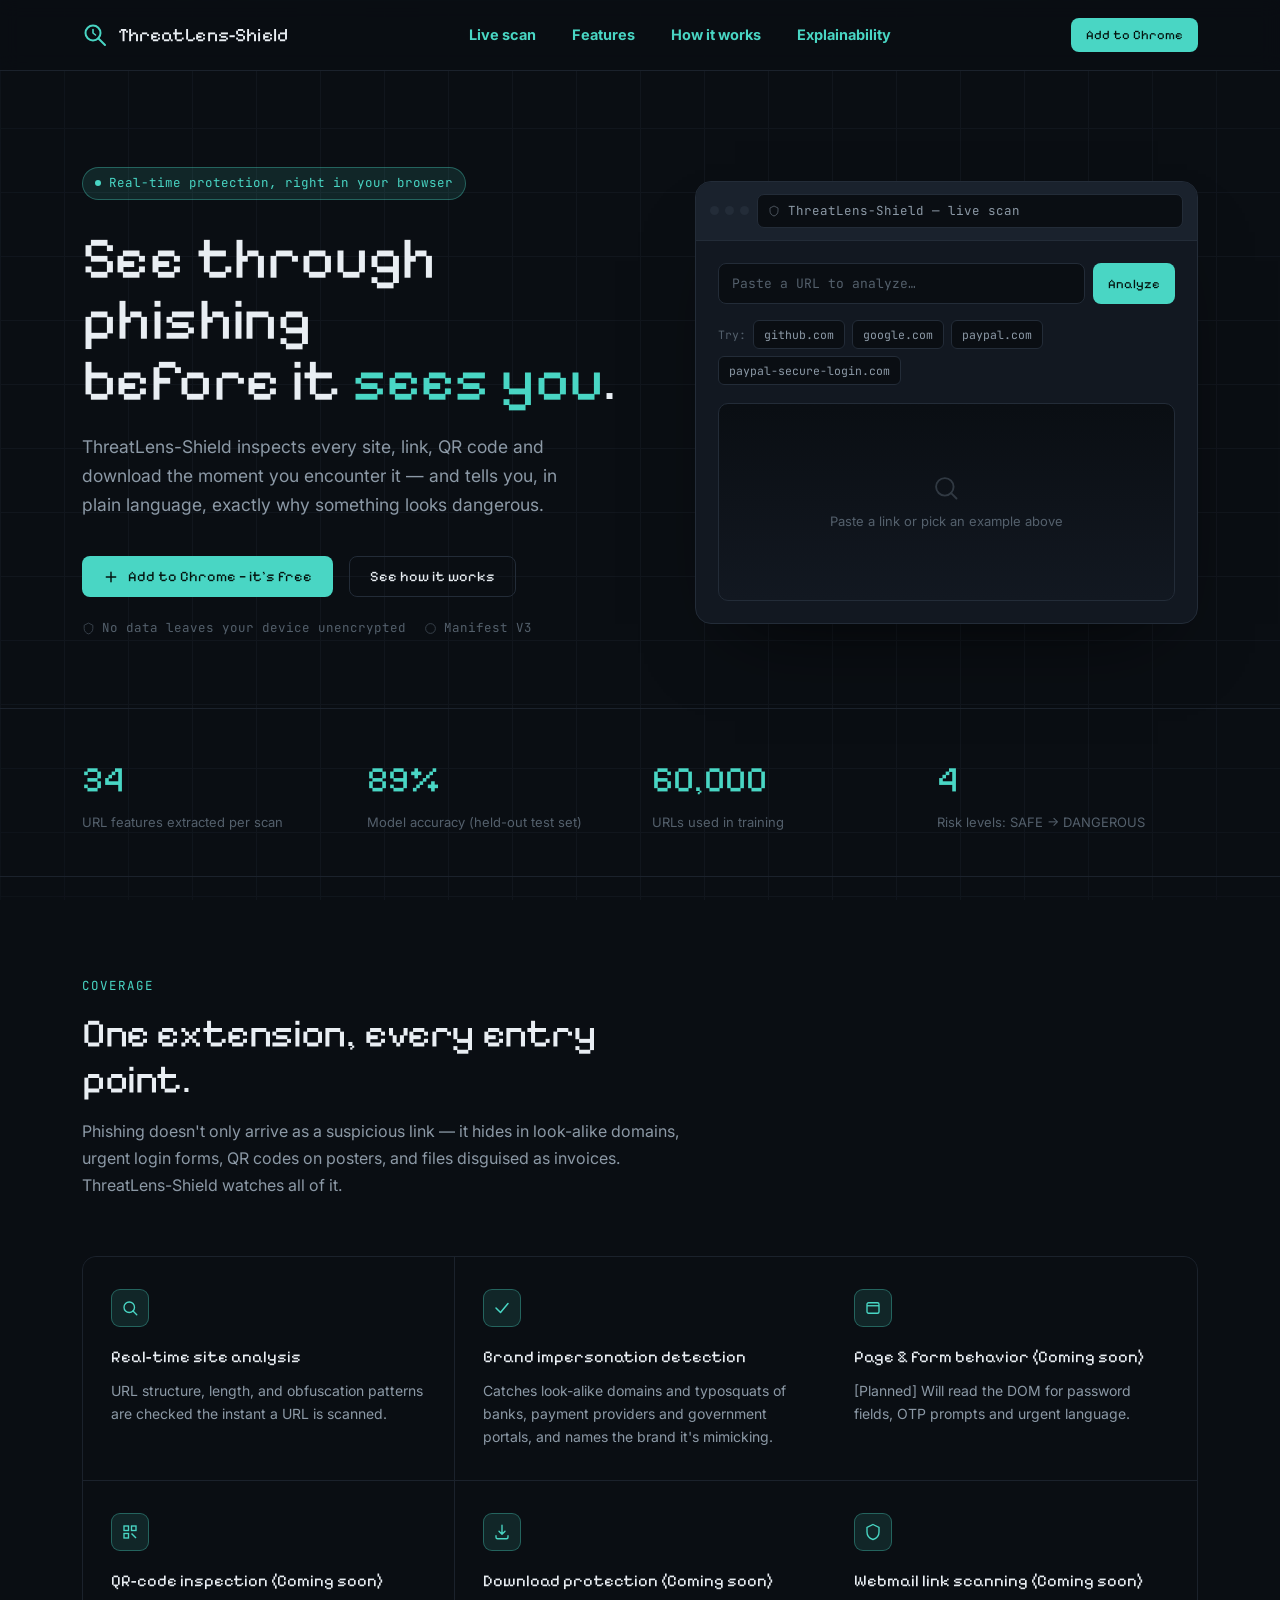
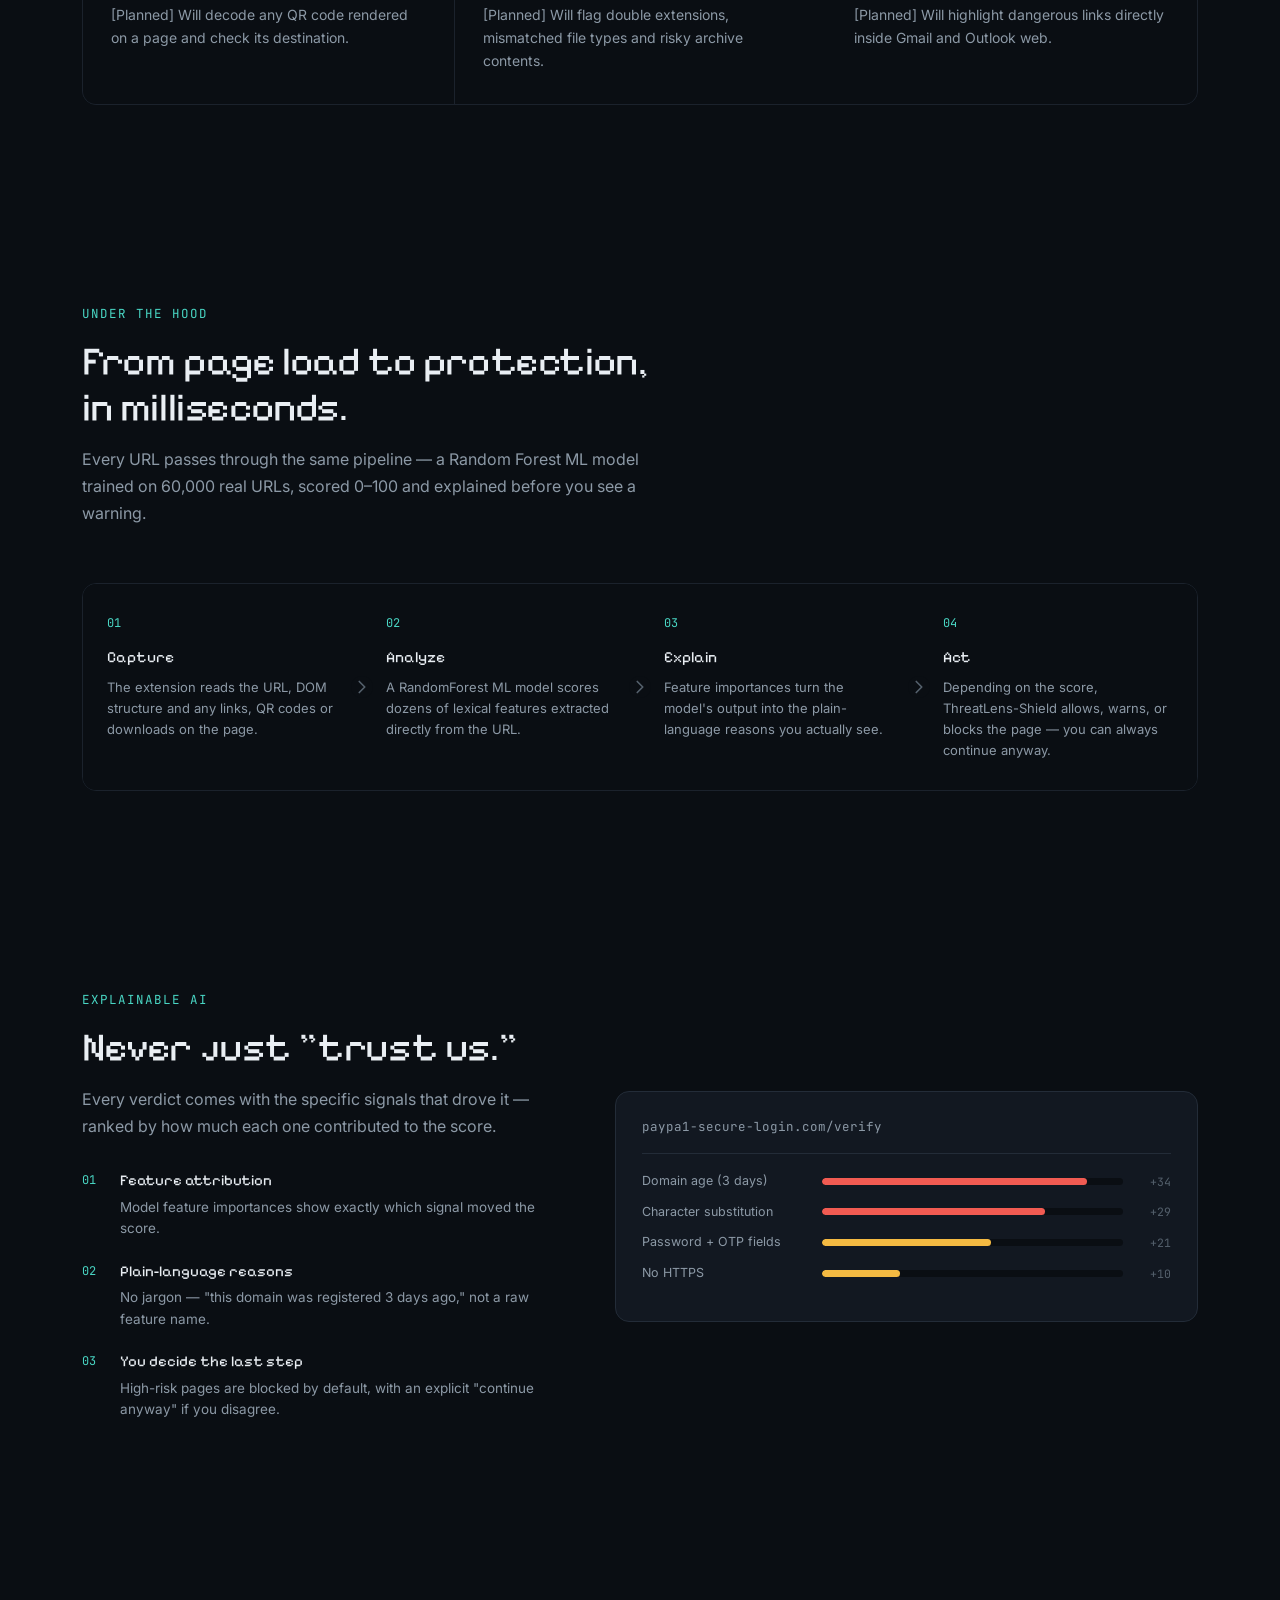
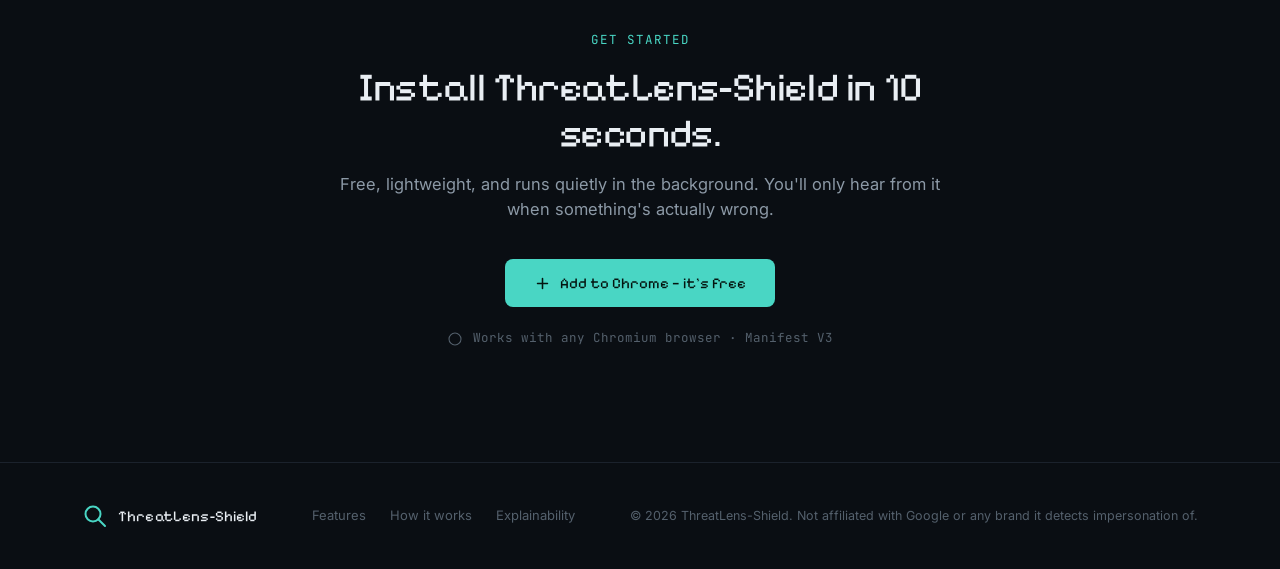
<file: index.html>
<!DOCTYPE html>
<html lang="en">
<head>
<meta charset="UTF-8" />
<meta name="viewport" content="width=device-width, initial-scale=1.0" />
<title>ThreatLens-Shield — See through phishing before it sees you</title>
<meta name="description" content="ThreatLens-Shield is a Chrome extension that analyzes every site, link, QR code and download in real time — and shows you exactly why something looks dangerous." />
<link rel="preconnect" href="https://fonts.googleapis.com">
<link rel="preconnect" href="https://fonts.gstatic.com" crossorigin>
<link href="https://fonts.googleapis.com/css2?family=Pixelify+Sans:wght@400;500;600;700&family=Inter:wght@400;500;600;700&family=JetBrains+Mono:wght@400;500;600&display=swap" rel="stylesheet">
<link rel="icon" type="image/svg+xml" href="data:image/svg+xml,%3Csvg xmlns='http://www.w3.org/2000/svg' viewBox='0 0 32 32'%3E%3Crect width='32' height='32' rx='8' fill='%230A0E13'/%3E%3Ccircle cx='14' cy='14' r='8.2' stroke='%2349D6C4' stroke-width='2.4' fill='none'/%3E%3Cline x1='19.8' y1='19.8' x2='26' y2='26' stroke='%2349D6C4' stroke-width='2.4' stroke-linecap='round'/%3E%3Cpath d='M14 10.5V14L16.5 16.2' stroke='%2349D6C4' stroke-width='1.8' stroke-linecap='round' stroke-linejoin='round' fill='none'/%3E%3C/svg%3E">
<style>
  :root{
    --bg:#0A0E13;
    --bg-elev:#121821;
    --bg-elev-2:#1A222D;
    --border:#232C38;
    --border-soft:#1B222C;
    --text:#E9EEF3;
    --text-dim:#8C99A6;
    --text-faint:#54606C;
    --accent:#49D6C4;
    --accent-soft:rgba(73,214,196,.12);
    --accent-line:rgba(73,214,196,.35);
    --safe:#3ED88F;
    --suspicious:#F4BA42;
    --danger:#F15B52;
    --font-display:'Pixelify Sans', sans-serif;
    --font-body:'Inter', sans-serif;
    --font-mono:'JetBrains Mono', monospace;
  }

  *{box-sizing:border-box; margin:0; padding:0;}
  html{scroll-behavior:smooth;}
  @media (prefers-reduced-motion: reduce){
    html{scroll-behavior:auto;}
    *{animation-duration:.001ms !important; animation-iteration-count:1 !important; transition-duration:.001ms !important;}
  }

  body{
    background:var(--bg);
    color:var(--text);
    font-family:var(--font-body);
    line-height:1.5;
    -webkit-font-smoothing:antialiased;
    overflow-x:hidden;
  }

  a{color:inherit; text-decoration:none;}
  button{font-family:inherit; cursor:pointer;}
  img,svg{display:block;}

  .wrap{
    max-width:1180px;
    margin:0 auto;
    padding:0 32px;
  }

  ::selection{ background:var(--accent-soft); color:var(--accent); }

  :focus-visible{
    outline:2px solid var(--accent);
    outline-offset:3px;
    border-radius:4px;
  }

  /* background texture */
  .grid-field{
    position:fixed; inset:0; z-index:-2;
    background-image:
      linear-gradient(var(--border-soft) 1px, transparent 1px),
      linear-gradient(90deg, var(--border-soft) 1px, transparent 1px);
    background-size:64px 64px;
    -webkit-mask-image: radial-gradient(ellipse 95% 95% at 50% 50%, black 55%, transparent 100%);
            mask-image: radial-gradient(ellipse 95% 95% at 50% 50%, black 55%, transparent 100%);
    opacity:.45;
  }

  /* ---------- NAV ---------- */
  header{
    position:sticky; top:0; z-index:100;
    background:rgba(10,14,19,.78);
    backdrop-filter:blur(10px);
    border-bottom:1px solid var(--border-soft);
  }
  nav{
    display:flex; align-items:center; justify-content:space-between;
    padding:18px 32px;
    max-width:1180px; margin:0 auto;
  }
  .logo{
    display:flex; align-items:center; gap:10px;
    font-family:var(--font-display); font-weight:400; font-size:19px;
    letter-spacing:.01em;
  }
  .logo-mark{ width:26px; height:26px; flex-shrink:0; }
  .nav-links{ display:flex; gap:36px; align-items:center; }
  .nav-links a{
    font-size:14.5px; font-weight:700; color:var(--accent); transition:opacity .2s ease;
    position:relative;
  }
  .nav-links a:hover{ opacity:.75; }
  .nav-cta{ display:flex; align-items:center; gap:14px; }
  .nav-toggle{ display:none; background:none; border:none; color:var(--text); }

  .btn{
    font-family:var(--font-display);
    font-weight:400;
    font-size:14.5px;
    padding:11px 20px;
    border-radius:8px;
    border:1px solid transparent;
    display:inline-flex; align-items:center; gap:9px;
    transition:transform .15s ease, background .2s ease, border-color .2s ease, box-shadow .2s ease;
  }
  .btn-primary{
    background:var(--accent);
    color:#04140F;
  }
  .btn-primary:hover{ transform:translateY(-1px); box-shadow:0 8px 24px -8px rgba(73,214,196,.5); }
  .btn-primary:active{ transform:translateY(0); }
  .btn-ghost{
    background:transparent;
    border-color:var(--border);
    color:var(--text);
  }
  .btn-ghost:hover{ border-color:var(--accent-line); color:var(--accent); }
  .btn-sm{ padding:8px 14px; font-size:13px; }

  /* ---------- HERO ---------- */
  .hero{
    padding:96px 0 70px;
    position:relative;
  }
  .eyebrow{
    display:inline-flex; align-items:center; gap:8px;
    font-family:var(--font-mono);
    font-size:12.5px;
    color:var(--accent);
    background:var(--accent-soft);
    border:1px solid var(--accent-line);
    padding:6px 12px;
    border-radius:20px;
    margin-bottom:28px;
  }
  .eyebrow .dot{ width:6px; height:6px; border-radius:50%; background:var(--accent); animation:pulse 2s infinite; }
  @keyframes pulse{ 0%,100%{opacity:1;} 50%{opacity:.3;} }

  .hero-grid{
    display:grid;
    grid-template-columns:1.05fr .95fr;
    gap:56px;
    align-items:center;
  }
  h1{
    font-family:var(--font-display);
    font-weight:400;
    font-size:clamp(38px, 4.6vw, 60px);
    line-height:1.04;
    letter-spacing:-.01em;
  }
  h1 .accent-word{ color:var(--accent); }
  .hero-sub{
    margin-top:22px;
    font-size:17.5px;
    color:var(--text-dim);
    max-width:480px;
    line-height:1.65;
  }
  .hero-actions{
    margin-top:36px;
    display:flex; align-items:center; gap:16px; flex-wrap:wrap;
  }
  .hero-meta{
    margin-top:22px;
    font-family:var(--font-mono);
    font-size:12.5px;
    color:var(--text-faint);
    display:flex; gap:18px; flex-wrap:wrap;
  }
  .hero-meta span{ display:flex; align-items:center; gap:7px; }
  .hero-meta svg{ width:13px; height:13px; opacity:.7; }

  /* ---------- SCANNER (signature element) ---------- */
  .scanner{
    background:var(--bg-elev);
    border:1px solid var(--border);
    border-radius:16px;
    overflow:hidden;
    box-shadow:0 40px 80px -40px rgba(0,0,0,.7);
  }
  .scanner-chrome{
    display:flex; align-items:center; gap:8px;
    padding:12px 14px;
    background:var(--bg-elev-2);
    border-bottom:1px solid var(--border);
  }
  .scanner-chrome .dots{ display:flex; gap:6px; }
  .scanner-chrome .dots i{ width:9px; height:9px; border-radius:50%; background:var(--border); display:block; }
  .scanner-bar{
    flex:1;
    display:flex; align-items:center; gap:8px;
    background:var(--bg);
    border:1px solid var(--border);
    border-radius:7px;
    padding:7px 10px;
    font-family:var(--font-mono);
    font-size:12.5px;
    color:var(--text-dim);
  }
  .scanner-bar svg{ width:12px; height:12px; flex-shrink:0; opacity:.6; }

  .scanner-body{ padding:22px; }
  .scan-input-row{
    display:flex; gap:8px; margin-bottom:16px;
  }
  #urlInput{
    flex:1;
    background:var(--bg);
    border:1px solid var(--border);
    color:var(--text);
    font-family:var(--font-mono);
    font-size:13px;
    padding:11px 13px;
    border-radius:8px;
    transition:border-color .2s ease;
  }
  #urlInput:focus{ border-color:var(--accent-line); outline:none; }
  #urlInput::placeholder{ color:var(--text-faint); }

  .try-row{
    display:flex; gap:7px; flex-wrap:wrap; margin-bottom:18px;
  }
  .try-chip{
    font-family:var(--font-mono);
    font-size:11.5px;
    color:var(--text-dim);
    background:var(--bg);
    border:1px solid var(--border);
    padding:6px 10px;
    border-radius:6px;
    transition:border-color .15s ease, color .15s ease;
  }
  .try-chip:hover{ border-color:var(--accent-line); color:var(--accent); }

  .scan-stage{
    position:relative;
    border:1px solid var(--border);
    border-radius:10px;
    background:linear-gradient(180deg, var(--bg) 0%, var(--bg-elev) 100%);
    min-height:196px;
    padding:20px;
    overflow:hidden;
  }
  .scan-line{
    position:absolute; left:0; right:0; top:0;
    height:2px;
    background:linear-gradient(90deg, transparent, var(--accent), transparent);
    box-shadow:0 0 16px 2px var(--accent);
    opacity:0;
    pointer-events:none;
  }
  .scan-line.active{ animation:sweep 1.1s cubic-bezier(.4,0,.2,1); }
  @keyframes sweep{
    0%{ top:0; opacity:1; }
    95%{ opacity:1; }
    100%{ top:100%; opacity:0; }
  }

  .scan-placeholder{
    display:flex; flex-direction:column; align-items:center; justify-content:center;
    height:156px;
    color:var(--text-faint);
    font-size:13px;
    text-align:center;
    gap:10px;
  }
  .scan-placeholder svg{ width:28px; height:28px; opacity:.5; }

  .result{ display:none; }
  .result.show{ display:block; animation:fadeUp .4s ease; }
  @keyframes fadeUp{ from{ opacity:0; transform:translateY(6px);} to{ opacity:1; transform:translateY(0);} }

  .result-top{
    display:flex; align-items:center; justify-content:space-between; margin-bottom:16px;
    gap:12px; flex-wrap:wrap;
  }
  .verdict-badge{
    font-family:var(--font-display); font-weight:400; font-size:13px;
    padding:6px 12px; border-radius:6px;
    letter-spacing:.03em;
  }
  .score-dial{
    display:flex; align-items:baseline; gap:5px;
    font-family:var(--font-mono);
  }
  .score-dial .num{ font-size:30px; font-weight:600; }
  .score-dial .max{ font-size:13px; color:var(--text-faint); }

  .reasons{ display:flex; flex-direction:column; gap:8px; }
  .reason{
    display:flex; gap:9px; align-items:flex-start;
    font-size:13px; color:var(--text-dim);
    padding:9px 11px;
    background:var(--bg-elev-2);
    border-radius:7px;
    border:1px solid var(--border);
  }
  .reason svg{ width:14px; height:14px; flex-shrink:0; margin-top:1px; }

  /* verdict color states */
  .v-safe .verdict-badge{ background:rgba(62,216,143,.14); color:var(--safe); }
  .v-safe .score-dial .num{ color:var(--safe); }
  .v-safe .reason svg{ color:var(--safe); }
  .v-suspicious .verdict-badge{ background:rgba(244,186,66,.14); color:var(--suspicious); }
  .v-suspicious .score-dial .num{ color:var(--suspicious); }
  .v-suspicious .reason svg{ color:var(--suspicious); }
  .v-high .verdict-badge{ background:rgba(241,91,82,.14); color:var(--danger); }
  .v-high .score-dial .num{ color:var(--danger); }
  .v-high .reason svg{ color:var(--danger); }
  .v-dangerous .verdict-badge{ background:rgba(241,91,82,.18); color:var(--danger); }
  .v-dangerous .score-dial .num{ color:var(--danger); }
  .v-dangerous .reason svg{ color:var(--danger); }

  /* ---------- STATS ---------- */
  .stats{
    border-top:1px solid var(--border-soft);
    border-bottom:1px solid var(--border-soft);
    padding:44px 0;
  }
  .stats-row{
    display:grid; grid-template-columns:repeat(4,1fr); gap:24px;
  }
  .stat{ text-align:left; }
  .stat .num{
    font-family:var(--font-display); font-weight:400;
    font-size:clamp(26px,3vw,36px);
    color:var(--text);
  }
  .stat .num .accent{ color:var(--accent); }
  .stat .label{ font-size:13px; color:var(--text-faint); margin-top:6px; }

  /* ---------- SECTION HEADERS ---------- */
  section{ padding:100px 0; }
  .section-head{ max-width:600px; margin-bottom:56px; }
  .kicker{
    font-family:var(--font-mono); font-size:12.5px; color:var(--accent);
    text-transform:uppercase; letter-spacing:.08em; margin-bottom:14px; display:block;
  }
  h2{
    font-family:var(--font-display); font-weight:400;
    font-size:clamp(28px,3.4vw,40px);
    letter-spacing:-.01em;
    line-height:1.15;
  }
  .section-desc{ margin-top:16px; color:var(--text-dim); font-size:16px; line-height:1.7; }

  /* ---------- FEATURES ---------- */
  .feature-grid{
    display:grid; grid-template-columns:repeat(3, 1fr); gap:1px;
    background:var(--border-soft);
    border:1px solid var(--border-soft);
    border-radius:14px;
    overflow:hidden;
  }
  .feature{
    background:var(--bg);
    padding:32px 28px;
    transition:background .2s ease;
  }
  .feature:hover{ background:var(--bg-elev); }
  .feature-icon{
    width:38px; height:38px;
    border-radius:9px;
    background:var(--accent-soft);
    border:1px solid var(--accent-line);
    display:flex; align-items:center; justify-content:center;
    margin-bottom:18px;
  }
  .feature-icon svg{ width:18px; height:18px; color:var(--accent); }
  .feature h3{
    font-family:var(--font-display); font-weight:400; font-size:16.5px; margin-bottom:9px;
  }
  .feature p{ font-size:14px; color:var(--text-dim); line-height:1.65; }

  /* ---------- PIPELINE ---------- */
  .pipeline{
    display:flex; align-items:stretch; gap:0;
    border:1px solid var(--border-soft);
    border-radius:14px;
    overflow:hidden;
  }
  .pipe-step{
    flex:1; padding:30px 24px; position:relative;
    background:var(--bg);
  }
  .pipe-step:nth-child(even){ background:var(--bg-elev); }
  .pipe-num{
    font-family:var(--font-mono); font-size:12px; color:var(--accent);
    margin-bottom:14px; display:block;
  }
  .pipe-step h4{
    font-family:var(--font-display); font-size:15.5px; font-weight:400; margin-bottom:8px;
  }
  .pipe-step p{ font-size:13px; color:var(--text-dim); line-height:1.6; }
  .pipe-arrow{
    display:flex; align-items:center; justify-content:center;
    width:0; position:relative;
  }
  .pipe-arrow svg{
    position:absolute; left:-11px; top:50%; transform:translateY(-50%);
    width:22px; height:22px; color:var(--text-faint); background:var(--bg); border-radius:50%;
    z-index:2;
  }

  /* ---------- EXPLAIN ---------- */
  .explain-wrap{
    display:grid; grid-template-columns:.9fr 1.1fr; gap:56px; align-items:center;
  }
  .explain-list{ display:flex; flex-direction:column; gap:20px; margin-top:28px; }
  .explain-item{ display:flex; gap:14px; }
  .explain-item .idx{
    font-family:var(--font-mono); font-size:12px; color:var(--accent);
    width:24px; flex-shrink:0; padding-top:2px;
  }
  .explain-item h4{ font-family:var(--font-display); font-size:15px; font-weight:400; margin-bottom:5px; }
  .explain-item p{ font-size:13.5px; color:var(--text-dim); line-height:1.6; }

  .mock-card{
    background:var(--bg-elev); border:1px solid var(--border); border-radius:14px;
    padding:26px;
  }
  .mock-url{
    font-family:var(--font-mono); font-size:12.5px; color:var(--text-dim);
    padding-bottom:16px; border-bottom:1px solid var(--border); margin-bottom:18px;
    word-break:break-all;
  }
  .shap-bar-row{ display:flex; align-items:center; gap:12px; margin-bottom:12px; }
  .shap-label{ font-size:12.5px; color:var(--text-dim); width:168px; flex-shrink:0; }
  .shap-track{ flex:1; height:7px; background:var(--bg); border-radius:4px; overflow:hidden; }
  .shap-fill{ height:100%; border-radius:4px; background:var(--danger); }
  .shap-val{ font-family:var(--font-mono); font-size:11.5px; color:var(--text-faint); width:36px; text-align:right; }

  /* ---------- CTA ---------- */
  .cta-section{
    text-align:center;
    padding:110px 0;
  }
  .cta-box{
    max-width:640px; margin:0 auto;
  }
  .cta-box h2{ margin-bottom:16px; }
  .cta-box p{ color:var(--text-dim); font-size:16.5px; margin-bottom:38px; }
  .browser-chip{
    display:inline-flex; align-items:center; gap:10px;
    font-family:var(--font-mono); font-size:12.5px; color:var(--text-faint);
    margin-top:22px;
  }
  .browser-chip svg{ width:16px; height:16px; }

  /* ---------- FOOTER ---------- */
  footer{
    border-top:1px solid var(--border-soft);
    padding:40px 0;
  }
  .footer-row{
    display:flex; align-items:center; justify-content:space-between; flex-wrap:wrap; gap:16px;
  }
  .footer-links{ display:flex; gap:24px; }
  .footer-links a{ font-size:13px; color:var(--text-faint); transition:color .2s ease; }
  .footer-links a:hover{ color:var(--text-dim); }
  .footer-note{ font-size:12.5px; color:var(--text-faint); }

  /* ---------- MODAL ---------- */
  .modal-overlay{
    position:fixed; inset:0; background:rgba(6,8,11,.7); backdrop-filter:blur(4px);
    display:flex; align-items:center; justify-content:center; z-index:1000;
    opacity:0; pointer-events:none; transition:opacity .2s ease;
    padding:20px;
  }
  .modal-overlay.open{ opacity:1; pointer-events:auto; }
  .modal{
    background:var(--bg-elev); border:1px solid var(--border); border-radius:16px;
    width:100%; max-width:400px; padding:28px;
    transform:translateY(12px) scale(.98); transition:transform .25s cubic-bezier(.2,.9,.3,1.2);
  }
  .modal-overlay.open .modal{ transform:translateY(0) scale(1); }
  .modal-icon{
    width:48px; height:48px; border-radius:12px;
    background:var(--accent-soft); border:1px solid var(--accent-line);
    display:flex; align-items:center; justify-content:center; margin-bottom:18px;
  }
  .modal-icon svg{ width:24px; height:24px; color:var(--accent); }
  .modal h3{ font-family:var(--font-display); font-size:18px; font-weight:400; margin-bottom:8px; }
  .modal p{ font-size:13.5px; color:var(--text-dim); line-height:1.6; margin-bottom:20px; }
  .perm-list{ display:flex; flex-direction:column; gap:10px; margin-bottom:22px; }
  .perm-item{ display:flex; gap:10px; align-items:flex-start; font-size:13px; color:var(--text-dim); }
  .perm-item svg{ width:14px; height:14px; flex-shrink:0; margin-top:2px; color:var(--text-faint); }
  .modal-actions{ display:flex; gap:10px; }
  .modal-actions .btn{ flex:1; justify-content:center; }
  .modal-success{ display:none; text-align:center; }
  .modal-success.show{ display:block; }
  .modal-success .modal-icon{ margin:0 auto 18px; }
  .modal-permstate{ display:block; }
  .modal-permstate.hide{ display:none; }
  .modal-close-x{
    position:absolute; top:18px; right:18px; background:none; border:none; color:var(--text-faint);
  }

  /* ---------- HOW-IT-WORKS WALKTHROUGH MODAL ---------- */
  .how-modal{ max-width:480px; padding:24px; }
  .how-progress{
    display:flex; gap:6px; margin-bottom:26px;
  }
  .how-seg{
    flex:1; height:3px; border-radius:2px; background:var(--border); overflow:hidden;
  }
  .how-seg-fill{
    height:100%; width:0%; background:var(--accent); border-radius:2px;
  }
  .how-seg-fill.animating{ transition:width linear; }
  .how-seg-fill.filled{ width:100%; }

  .how-stage{ min-height:220px; }
  .how-num{
    font-family:var(--font-mono); font-size:12.5px; color:var(--accent);
    display:block; margin-bottom:16px;
  }
  .how-icon{
    width:52px; height:52px; border-radius:13px;
    background:var(--accent-soft); border:1px solid var(--accent-line);
    display:flex; align-items:center; justify-content:center;
    margin-bottom:20px;
  }
  .how-icon svg{ width:24px; height:24px; color:var(--accent); }
  .how-stage h3{ font-family:var(--font-display); font-weight:400; font-size:21px; margin-bottom:10px; }
  .how-stage p{ font-size:14.5px; color:var(--text-dim); line-height:1.7; }
  .how-stage-content{ animation:fadeUp .35s ease; }

  .how-nav{
    display:flex; align-items:center; justify-content:space-between; margin-top:26px;
  }
  .how-dots{ display:flex; gap:7px; }
  .how-dot{
    width:7px; height:7px; border-radius:50%; background:var(--border);
    border:none; padding:0; transition:background .2s ease, transform .2s ease;
  }
  .how-dot.active{ background:var(--accent); transform:scale(1.3); }
  .how-nav-btn{
    display:flex; align-items:center; gap:6px;
    background:none; border:none; color:var(--text-dim);
    font-family:var(--font-body); font-size:13.5px; font-weight:500;
    padding:6px 4px; transition:color .2s ease;
  }
  .how-nav-btn:hover{ color:var(--text); }
  .how-nav-btn:disabled{ opacity:.35; pointer-events:none; }
  .how-nav-btn svg{ width:15px; height:15px; }

  /* ---------- SCROLL REVEAL ---------- */
  .reveal{
    opacity:0;
    transform:translateY(48px);
    transition:opacity .8s cubic-bezier(.2,.7,.3,1), transform .8s cubic-bezier(.2,.7,.3,1);
    will-change:opacity, transform;
  }
  .reveal.visible{ opacity:1; transform:translateY(0); }
  .feature-grid .feature.reveal:nth-child(2){ transition-delay:.08s; }
  .feature-grid .feature.reveal:nth-child(3){ transition-delay:.16s; }
  .feature-grid .feature.reveal:nth-child(4){ transition-delay:.24s; }
  .feature-grid .feature.reveal:nth-child(5){ transition-delay:.32s; }
  .feature-grid .feature.reveal:nth-child(6){ transition-delay:.4s; }
  .pipeline .pipe-step.reveal:nth-child(3){ transition-delay:.1s; }
  .pipeline .pipe-step.reveal:nth-child(5){ transition-delay:.2s; }
  .pipeline .pipe-step.reveal:nth-child(7){ transition-delay:.3s; }
  .stats-row .stat.reveal:nth-child(2){ transition-delay:.08s; }
  .stats-row .stat.reveal:nth-child(3){ transition-delay:.16s; }
  .stats-row .stat.reveal:nth-child(4){ transition-delay:.24s; }

  /* ---------- RESPONSIVE ---------- */
  @media (max-width:900px){
    .hero-grid{ grid-template-columns:1fr; }
    .feature-grid{ grid-template-columns:repeat(2,1fr); }
    .stats-row{ grid-template-columns:repeat(2,1fr); row-gap:28px; }
    .explain-wrap{ grid-template-columns:1fr; }
    .pipeline{ flex-direction:column; }
    .pipe-arrow{ display:none; }
  }
  @media (max-width:640px){
    .wrap{ padding:0 20px; }
    nav{ padding:16px 20px; }
    .nav-links{ display:none; }
    .nav-toggle{ display:block; }
    section{ padding:64px 0; }
    .feature-grid{ grid-template-columns:1fr; }
    .hero{ padding:56px 0 48px; }
  }
</style>
</head>
<body>

<div class="grid-field"></div>

<header>
  <nav>
    <div class="logo">
      <svg class="logo-mark" viewBox="0 0 26 26" fill="none">
        <circle cx="11" cy="11" r="7.5" stroke="#49D6C4" stroke-width="2"/>
        <line x1="16.2" y1="16.2" x2="23" y2="23" stroke="#49D6C4" stroke-width="2" stroke-linecap="round"/>
        <path d="M11 7.5V11L13.5 13" stroke="#49D6C4" stroke-width="1.6" stroke-linecap="round" stroke-linejoin="round"/>
      </svg>
      ThreatLens-Shield
    </div>
    <div class="nav-links">
      <a href="#scanner">Live scan</a>
      <a href="#features">Features</a>
      <a href="#pipeline">How it works</a>
      <a href="#explain">Explainability</a>
    </div>
    <div class="nav-cta">
      <button class="btn btn-primary btn-sm" onclick="openInstallModal()">Add to Chrome</button>
      <button class="nav-toggle" aria-label="Menu">
        <svg width="22" height="22" viewBox="0 0 24 24" fill="none"><path d="M4 7h16M4 12h16M4 17h16" stroke="currentColor" stroke-width="1.8" stroke-linecap="round"/></svg>
      </button>
    </div>
  </nav>
</header>

<main>
  <!-- HERO -->
  <section class="hero" id="scanner">
    <div class="wrap">
      <div class="hero-grid">
        <div>
          <span class="eyebrow"><span class="dot"></span> Real-time protection, right in your browser</span>
          <h1>See through phishing<br>before it <span class="accent-word">sees you</span>.</h1>
          <p class="hero-sub">ThreatLens-Shield inspects every site, link, QR code and download the moment you encounter it — and tells you, in plain language, exactly why something looks dangerous.</p>
          <div class="hero-actions">
            <button class="btn btn-primary" onclick="openInstallModal()">
              <svg width="16" height="16" viewBox="0 0 24 24" fill="none"><path d="M12 5v14M5 12h14" stroke="currentColor" stroke-width="2.2" stroke-linecap="round"/></svg>
              Add to Chrome — it's free
            </button>
            <button class="btn btn-ghost" onclick="openHowModal()">See how it works</button>
          </div>
          <div class="hero-meta">
            <span><svg viewBox="0 0 24 24" fill="none"><path d="M12 2l8 4v6c0 5-3.4 8.6-8 10-4.6-1.4-8-5-8-10V6l8-4z" stroke="currentColor" stroke-width="1.6"/></svg>No data leaves your device unencrypted</span>
            <span><svg viewBox="0 0 24 24" fill="none"><circle cx="12" cy="12" r="9" stroke="currentColor" stroke-width="1.6"/></svg>Manifest V3</span>
          </div>
        </div>

        <!-- SIGNATURE INTERACTIVE SCANNER -->
        <div class="scanner">
          <div class="scanner-chrome">
            <div class="dots"><i></i><i></i><i></i></div>
            <div class="scanner-bar">
              <svg viewBox="0 0 24 24" fill="none"><path d="M12 2l8 4v6c0 5-3.4 8.6-8 10-4.6-1.4-8-5-8-10V6l8-4z" stroke="currentColor" stroke-width="1.6"/></svg>
              ThreatLens-Shield — live scan
            </div>
          </div>
          <div class="scanner-body">
            <div class="scan-input-row">
              <input id="urlInput" type="text" placeholder="Paste a URL to analyze…" autocomplete="off" />
              <button class="btn btn-primary btn-sm" onclick="runScan()">Analyze</button>
            </div>
            <div class="try-row">
              <span style="font-family:var(--font-mono); font-size:11.5px; color:var(--text-faint); padding-top:6px;">Try:</span>
              <button class="try-chip" onclick="quickScan(0)">github.com</button>
              <button class="try-chip" onclick="quickScan(1)">google.com</button>
              <button class="try-chip" onclick="quickScan(2)">paypal.com</button>
              <button class="try-chip" onclick="quickScan(3)">paypal-secure-login.com</button>
            </div>
            <div class="scan-stage">
              <div class="scan-line" id="scanLine"></div>
              <div class="scan-placeholder" id="scanPlaceholder">
                <svg viewBox="0 0 24 24" fill="none"><circle cx="11" cy="11" r="7.5" stroke="currentColor" stroke-width="1.6"/><line x1="16.2" y1="16.2" x2="21" y2="21" stroke="currentColor" stroke-width="1.6" stroke-linecap="round"/></svg>
                Paste a link or pick an example above
              </div>
              <div class="result" id="result">
                <div class="result-top">
                  <span class="verdict-badge" id="verdictBadge">SAFE</span>
                  <div class="score-dial"><span class="num" id="scoreNum">0</span><span class="max">/100 risk</span></div>
                </div>
                <div class="reasons" id="reasonsList"></div>
              </div>
            </div>
          </div>
        </div>
      </div>
    </div>
  </section>

  <!-- STATS -->
  <section class="stats">
    <div class="wrap">
      <div class="stats-row">
        <div class="stat"><div class="num"><span class="accent" data-count="34">0</span></div><div class="label">URL features extracted per scan</div></div>
        <div class="stat"><div class="num"><span class="accent" data-count="89" data-suffix="%">0</span></div><div class="label">Model accuracy (held-out test set)</div></div>
        <div class="stat"><div class="num"><span class="accent" data-count="60000">0</span></div><div class="label">URLs used in training</div></div>
        <div class="stat"><div class="num"><span class="accent" data-count="4">0</span></div><div class="label">Risk levels: SAFE → DANGEROUS</div></div>
      </div>
    </div>
  </section>

  <!-- FEATURES -->
  <section id="features">
    <div class="wrap">
      <div class="section-head">
        <span class="kicker">Coverage</span>
        <h2>One extension, every entry point.</h2>
        <p class="section-desc">Phishing doesn't only arrive as a suspicious link — it hides in look-alike domains, urgent login forms, QR codes on posters, and files disguised as invoices. ThreatLens-Shield watches all of it.</p>
      </div>
      <div class="feature-grid">
        <div class="feature">
          <div class="feature-icon"><svg viewBox="0 0 24 24" fill="none"><circle cx="11" cy="11" r="7" stroke="currentColor" stroke-width="1.8"/><line x1="16" y1="16" x2="21" y2="21" stroke="currentColor" stroke-width="1.8" stroke-linecap="round"/></svg></div>
          <h3>Real-time site analysis</h3>
          <p>URL structure, length, and obfuscation patterns are checked the instant a URL is scanned.</p>
        </div>
        <div class="feature">
          <div class="feature-icon"><svg viewBox="0 0 24 24" fill="none"><path d="M4 12l6 6L20 6" stroke="currentColor" stroke-width="2" stroke-linecap="round" stroke-linejoin="round"/></svg></div>
          <h3>Brand impersonation detection</h3>
          <p>Catches look-alike domains and typosquats of banks, payment providers and government portals, and names the brand it's mimicking.</p>
        </div>
        <div class="feature">
          <div class="feature-icon"><svg viewBox="0 0 24 24" fill="none"><rect x="4" y="5" width="16" height="14" rx="2" stroke="currentColor" stroke-width="1.8"/><path d="M4 9h16" stroke="currentColor" stroke-width="1.8"/></svg></div>
          <h3>Page &amp; form behavior (Coming soon)</h3>
          <p>[Planned] Will read the DOM for password fields, OTP prompts and urgent language.</p>
        </div>
        <div class="feature">
          <div class="feature-icon"><svg viewBox="0 0 24 24" fill="none"><rect x="4" y="4" width="6" height="6" stroke="currentColor" stroke-width="1.8"/><rect x="14" y="4" width="6" height="6" stroke="currentColor" stroke-width="1.8"/><rect x="4" y="14" width="6" height="6" stroke="currentColor" stroke-width="1.8"/><line x1="14" y1="14" x2="20" y2="20" stroke="currentColor" stroke-width="1.8"/></svg></div>
          <h3>QR-code inspection (Coming soon)</h3>
          <p>[Planned] Will decode any QR code rendered on a page and check its destination.</p>
        </div>
        <div class="feature">
          <div class="feature-icon"><svg viewBox="0 0 24 24" fill="none"><path d="M12 3v12m0 0l-4-4m4 4l4-4" stroke="currentColor" stroke-width="1.8" stroke-linecap="round" stroke-linejoin="round"/><path d="M4 17v2a2 2 0 002 2h12a2 2 0 002-2v-2" stroke="currentColor" stroke-width="1.8" stroke-linecap="round"/></svg></div>
          <h3>Download protection (Coming soon)</h3>
          <p>[Planned] Will flag double extensions, mismatched file types and risky archive contents.</p>
        </div>
        <div class="feature">
          <div class="feature-icon"><svg viewBox="0 0 24 24" fill="none"><path d="M12 2l8 4v6c0 5-3.4 8.6-8 10-4.6-1.4-8-5-8-10V6l8-4z" stroke="currentColor" stroke-width="1.8"/></svg></div>
          <h3>Webmail link scanning (Coming soon)</h3>
          <p>[Planned] Will highlight dangerous links directly inside Gmail and Outlook web.</p>
        </div>
      </div>
    </div>
  </section>

  <!-- PIPELINE -->
  <section id="pipeline">
    <div class="wrap">
      <div class="section-head">
        <span class="kicker">Under the hood</span>
        <h2>From page load to protection, in milliseconds.</h2>
        <p class="section-desc">Every URL passes through the same pipeline — a Random Forest ML model trained on 60,000 real URLs, scored 0–100 and explained before you see a warning.</p>
      </div>
      <div class="pipeline">
        <div class="pipe-step">
          <span class="pipe-num">01</span>
          <h4>Capture</h4>
          <p>The extension reads the URL, DOM structure and any links, QR codes or downloads on the page.</p>
        </div>
        <div class="pipe-arrow"><svg viewBox="0 0 24 24" fill="none"><path d="M9 6l6 6-6 6" stroke="currentColor" stroke-width="1.8" stroke-linecap="round" stroke-linejoin="round"/></svg></div>
        <div class="pipe-step">
          <span class="pipe-num">02</span>
          <h4>Analyze</h4>
          <p>A RandomForest ML model scores dozens of lexical features extracted directly from the URL.</p>
        </div>
        <div class="pipe-arrow"><svg viewBox="0 0 24 24" fill="none"><path d="M9 6l6 6-6 6" stroke="currentColor" stroke-width="1.8" stroke-linecap="round" stroke-linejoin="round"/></svg></div>
        <div class="pipe-step">
          <span class="pipe-num">03</span>
          <h4>Explain</h4>
          <p>Feature importances turn the model's output into the plain-language reasons you actually see.</p>
        </div>
        <div class="pipe-arrow"><svg viewBox="0 0 24 24" fill="none"><path d="M9 6l6 6-6 6" stroke="currentColor" stroke-width="1.8" stroke-linecap="round" stroke-linejoin="round"/></svg></div>
        <div class="pipe-step">
          <span class="pipe-num">04</span>
          <h4>Act</h4>
          <p>Depending on the score, ThreatLens-Shield allows, warns, or blocks the page — you can always continue anyway.</p>
        </div>
      </div>
    </div>
  </section>

  <!-- EXPLAINABILITY -->
  <section id="explain">
    <div class="wrap">
      <div class="explain-wrap">
        <div>
          <span class="kicker">Explainable AI</span>
          <h2>Never just "trust us."</h2>
          <p class="section-desc" style="margin-bottom:0;">Every verdict comes with the specific signals that drove it — ranked by how much each one contributed to the score.</p>
          <div class="explain-list">
            <div class="explain-item">
              <span class="idx">01</span>
              <div><h4>Feature attribution</h4><p>Model feature importances show exactly which signal moved the score.</p></div>
            </div>
            <div class="explain-item">
              <span class="idx">02</span>
              <div><h4>Plain-language reasons</h4><p>No jargon — "this domain was registered 3 days ago," not a raw feature name.</p></div>
            </div>
            <div class="explain-item">
              <span class="idx">03</span>
              <div><h4>You decide the last step</h4><p>High-risk pages are blocked by default, with an explicit "continue anyway" if you disagree.</p></div>
            </div>
          </div>
        </div>
        <div class="mock-card">
          <div class="mock-url">paypa1-secure-login.com/verify</div>
          <div class="shap-bar-row"><span class="shap-label">Domain age (3 days)</span><div class="shap-track"><div class="shap-fill" style="width:88%; background:var(--danger);"></div></div><span class="shap-val">+34</span></div>
          <div class="shap-bar-row"><span class="shap-label">Character substitution</span><div class="shap-track"><div class="shap-fill" style="width:74%; background:var(--danger);"></div></div><span class="shap-val">+29</span></div>
          <div class="shap-bar-row"><span class="shap-label">Password + OTP fields</span><div class="shap-track"><div class="shap-fill" style="width:56%; background:var(--suspicious);"></div></div><span class="shap-val">+21</span></div>
          <div class="shap-bar-row"><span class="shap-label">No HTTPS</span><div class="shap-track"><div class="shap-fill" style="width:26%; background:var(--suspicious);"></div></div><span class="shap-val">+10</span></div>
        </div>
      </div>
    </div>
  </section>

  <!-- CTA -->
  <section class="cta-section">
    <div class="wrap">
      <div class="cta-box">
        <span class="kicker">Get started</span>
        <h2>Install ThreatLens-Shield in 10 seconds.</h2>
        <p>Free, lightweight, and runs quietly in the background. You'll only hear from it when something's actually wrong.</p>
        <button class="btn btn-primary" onclick="openInstallModal()" style="padding:14px 28px; font-size:15px;">
          <svg width="17" height="17" viewBox="0 0 24 24" fill="none"><path d="M12 5v14M5 12h14" stroke="currentColor" stroke-width="2.2" stroke-linecap="round"/></svg>
          Add to Chrome — it's free
        </button>
        <div class="browser-chip">
          <svg viewBox="0 0 24 24" fill="none"><circle cx="12" cy="12" r="9" stroke="currentColor" stroke-width="1.6"/></svg>
          Works with any Chromium browser · Manifest V3
        </div>
      </div>
    </div>
  </section>
</main>

<footer>
  <div class="wrap">
    <div class="footer-row">
      <div class="logo" style="font-size:15px;">
        <svg class="logo-mark" width="18" height="18" viewBox="0 0 26 26" fill="none">
          <circle cx="11" cy="11" r="7.5" stroke="#49D6C4" stroke-width="2"/>
          <line x1="16.2" y1="16.2" x2="23" y2="23" stroke="#49D6C4" stroke-width="2" stroke-linecap="round"/>
        </svg>
        ThreatLens-Shield
      </div>
      <div class="footer-links">
        <a href="#features">Features</a>
        <a href="#pipeline">How it works</a>
        <a href="#explain">Explainability</a>
      </div>
      <div class="footer-note">© 2026 ThreatLens-Shield. Not affiliated with Google or any brand it detects impersonation of.</div>
    </div>
  </div>
</footer>

<!-- INSTALL MODAL -->
<div class="modal-overlay" id="modalOverlay">
  <div class="modal">
    <button class="modal-close-x" onclick="closeInstallModal()" aria-label="Close">
      <svg width="18" height="18" viewBox="0 0 24 24" fill="none"><path d="M6 6l12 12M18 6L6 18" stroke="currentColor" stroke-width="1.8" stroke-linecap="round"/></svg>
    </button>

    <div class="modal-permstate" id="permState">
      <div class="modal-icon">
        <svg viewBox="0 0 24 24" fill="none"><circle cx="11" cy="11" r="7.5" stroke="currentColor" stroke-width="1.8"/><line x1="16.2" y1="16.2" x2="21" y2="21" stroke="currentColor" stroke-width="1.8" stroke-linecap="round"/></svg>
      </div>
      <h3>Add "ThreatLens-Shield" to Chrome?</h3>
      <p>It will be able to:</p>
      <div class="perm-list">
        <div class="perm-item"><svg viewBox="0 0 24 24" fill="none"><path d="M4 12l6 6L20 6" stroke="currentColor" stroke-width="2" stroke-linecap="round" stroke-linejoin="round"/></svg>Read and analyze site content as pages load</div>
        <div class="perm-item"><svg viewBox="0 0 24 24" fill="none"><path d="M4 12l6 6L20 6" stroke="currentColor" stroke-width="2" stroke-linecap="round" stroke-linejoin="round"/></svg>Show warnings before risky navigation or downloads</div>
        <div class="perm-item"><svg viewBox="0 0 24 24" fill="none"><path d="M4 12l6 6L20 6" stroke="currentColor" stroke-width="2" stroke-linecap="round" stroke-linejoin="round"/></svg>Manage your scan history and settings</div>
      </div>
      <div class="modal-actions">
        <button class="btn btn-ghost" onclick="closeInstallModal()">Cancel</button>
        <button class="btn btn-primary" onclick="confirmInstall()">Add extension</button>
      </div>
    </div>

    <div class="modal-success" id="successState">
      <div class="modal-icon" style="background:rgba(62,216,143,.14); border-color:rgba(62,216,143,.35);">
        <svg viewBox="0 0 24 24" fill="none" stroke="#3ED88F"><path d="M4 12l6 6L20 6" stroke-width="2.4" stroke-linecap="round" stroke-linejoin="round"/></svg>
      </div>
      <h3>ThreatLens-Shield is on guard.</h3>
      <p>You're set — it'll scan sites, links, QR codes and downloads automatically from here on.<br><br><span style="color:var(--text-faint); font-size:12px;">Demo experience — the live Chrome Web Store listing is on its way.</span></p>
      <button class="btn btn-primary" onclick="closeInstallModal()" style="width:100%; justify-content:center;">Done</button>
    </div>
  </div>
</div>

<!-- HOW IT WORKS — STEP-BY-STEP WALKTHROUGH MODAL -->
<div class="modal-overlay" id="howOverlay">
  <div class="modal how-modal" id="howModal">
    <button class="modal-close-x" onclick="closeHowModal()" aria-label="Close">
      <svg width="18" height="18" viewBox="0 0 24 24" fill="none"><path d="M6 6l12 12M18 6L6 18" stroke="currentColor" stroke-width="1.8" stroke-linecap="round"/></svg>
    </button>

    <div class="how-progress" id="howProgress"></div>

    <div class="how-stage">
      <div class="how-stage-content" id="howContent">
        <span class="how-num" id="howNum">01 / 04</span>
        <div class="how-icon" id="howIcon"></div>
        <h3 id="howTitle"></h3>
        <p id="howDesc"></p>
      </div>
    </div>

    <div class="how-nav">
      <button class="how-nav-btn" id="howBack" onclick="howGoTo(howStep - 1, true)">
        <svg viewBox="0 0 24 24" fill="none"><path d="M15 6l-6 6 6 6" stroke="currentColor" stroke-width="1.8" stroke-linecap="round" stroke-linejoin="round"/></svg>
        Back
      </button>
      <div class="how-dots" id="howDots"></div>
      <button class="how-nav-btn" id="howNext" onclick="howGoTo(howStep + 1, true)">
        Next
        <svg viewBox="0 0 24 24" fill="none"><path d="M9 6l6 6-6 6" stroke="currentColor" stroke-width="1.8" stroke-linecap="round" stroke-linejoin="round"/></svg>
      </button>
    </div>
  </div>
</div>

<script>
  /* ---------- Nav mobile toggle (simple show/hide) ---------- */
  document.querySelector('.nav-toggle').addEventListener('click', () => {
    const links = document.querySelector('.nav-links');
    const isOpen = links.style.display === 'flex';
    links.style.display = isOpen ? 'none' : 'flex';
    links.style.cssText += isOpen ? '' : 'position:absolute; top:64px; left:0; right:0; flex-direction:column; background:rgba(10,14,19,.98); padding:24px 20px; gap:18px; border-bottom:1px solid var(--border);';
  });

  // BACKEND_URL: auto-selects local or deployed Render URL.
  const BACKEND_URL = (window.location.hostname === 'localhost' || window.location.hostname === '127.0.0.1')
    ? 'http://127.0.0.1:5000'
    : 'https://sih-l2l2.onrender.com';

  /* ---------- Scan demo dataset ---------- */
  const examples = [
    { url:'https://github.com' },
    { url:'https://google.com' },
    { url:'https://paypal.com' },
    { url:'http://paypal-secure-login.example.com' }
  ];

  function verdictClass(v){
    if (v === 'SAFE') return 'v-safe';
    if (v === 'SUSPICIOUS') return 'v-suspicious';
    if (v === 'HIGH RISK') return 'v-high';
    return 'v-dangerous';
  }

  function renderResult(data){
    const placeholder = document.getElementById('scanPlaceholder');
    const result = document.getElementById('result');
    const line = document.getElementById('scanLine');

    placeholder.style.display = 'none';
    line.classList.remove('active');
    
    result.className = 'result show ' + verdictClass(data.verdict);
    document.getElementById('verdictBadge').textContent = data.verdict;

    const reasonsList = document.getElementById('reasonsList');
    reasonsList.innerHTML = '';
    
    if (data.reasons && data.reasons.length > 0) {
      data.reasons.forEach(r => {
        const div = document.createElement('div');
        div.className = 'reason';
        div.innerHTML = '<svg viewBox="0 0 24 24" fill="none"><circle cx="12" cy="12" r="9" stroke="currentColor" stroke-width="1.6"/><path d="M12 8v5M12 16h.01" stroke="currentColor" stroke-width="1.8" stroke-linecap="round"/></svg><span>' + r + '</span>';
        reasonsList.appendChild(div);
      });
    }

    let expContainer = document.getElementById('explanationsContainer');
    if (!expContainer) {
       expContainer = document.createElement('div');
       expContainer.id = 'explanationsContainer';
       expContainer.style.marginTop = '24px';
       expContainer.style.paddingTop = '16px';
       expContainer.style.borderTop = '1px solid var(--border)';
       result.appendChild(expContainer);
    }
    
    let expHTML = '<div style="font-size:12px; font-weight:600; text-transform:uppercase; color:var(--text-faint); margin-bottom:12px;">Why this score?</div>';
    expHTML += '<div style="display:flex; flex-direction:column; gap:8px;">';
    
    if (data.explanations && data.explanations.length > 0) {
      data.explanations.forEach(exp => {
        expHTML += `
          <div style="display:flex; justify-content:space-between; align-items:center; font-size:13px;">
            <span style="color:var(--text);">${exp.feature}</span>
            <span style="color:var(--text-faint);">${exp.value} (Imp: ${exp.importance})</span>
          </div>
        `;
      });
    } else {
       expHTML += '<div style="font-size:13px; color:var(--text-faint);">No specific indicators found.</div>';
    }
    expHTML += '</div>';
    expContainer.innerHTML = expHTML;


    let actionContainer = document.getElementById('preventionActionContainer');
    if (actionContainer) actionContainer.remove();
    
    if (data.risk_score >= 60) {
        actionContainer = document.createElement('div');
        actionContainer.id = 'preventionActionContainer';
        actionContainer.style.marginTop = '24px';
        actionContainer.style.padding = '16px';
        actionContainer.style.background = data.risk_score >= 80 ? 'rgba(208,2,27,0.1)' : 'rgba(255,75,75,0.1)';
        actionContainer.style.border = '1px solid ' + (data.risk_score >= 80 ? 'rgba(208,2,27,0.3)' : 'rgba(255,75,75,0.3)');
        actionContainer.style.borderRadius = '6px';
        actionContainer.style.textAlign = 'center';
        
        const titleText = data.risk_score >= 80 ? 'DANGEROUS THREAT DETECTED' : 'HIGH RISK DETECTED';
        const color = data.risk_score >= 80 ? 'var(--danger)' : 'var(--high)';
        
        actionContainer.innerHTML = `
            <div style="color: ${color}; font-weight: bold; font-size: 14px; margin-bottom: 8px; letter-spacing: 0.5px;">⚠ ${titleText}</div>
            <p style="font-size: 13px; color: var(--text); margin-bottom: 12px; line-height: 1.4;">ThreatLens-Shield extension would automatically block this page to protect your data.</p>
            <button class="btn btn-primary" style="width: 100%; justify-content: center; background: ${color}; color: #fff; border: none;" onclick="openInstallModal()">Protect yourself</button>
        `;
        
        result.appendChild(actionContainer);
    }
    const scoreEl = document.getElementById('scoreNum');
    let cur = 0;
    const target = data.risk_score || 0;
    const step = Math.max(1, Math.round(target / 24));
    const iv = setInterval(() => {
      cur += step;
      if (cur >= target){ cur = target; clearInterval(iv); }
      scoreEl.textContent = cur;
    }, 16);
  }

  async function runScan(){
    const input = document.getElementById('urlInput');
    const val = input.value.trim();
    if (!val) { input.focus(); return; }

    const placeholder = document.getElementById('scanPlaceholder');
    const result = document.getElementById('result');
    const line = document.getElementById('scanLine');

    result.classList.remove('show');
    placeholder.style.display = 'flex';
    placeholder.innerHTML = '<span>Analyzing URL...</span>';
    line.classList.remove('active');
    void line.offsetWidth; 
    line.classList.add('active');

    try {
      const response = await fetch(`${BACKEND_URL}/api/scan`, {
        method: 'POST',
        headers: { 'Content-Type': 'application/json' },
        body: JSON.stringify({ url: val })
      });

      if (!response.ok) {
        throw new Error('ThreatLens-Shield API is unavailable.');
      }

      const data = await response.json();
      if (!data.success) {
        throw new Error(data.error || 'Please enter a valid URL.');
      }

      renderResult(data);
    } catch (err) {
      line.classList.remove('active');
      placeholder.innerHTML = `<span style="color:var(--danger)">${err.message || 'Scan timed out. Please try again.'}</span>`;
    }
  }

  function quickScan(i){
    document.getElementById('urlInput').value = examples[i].url;
    runScan();
  }

  document.getElementById('urlInput').addEventListener('keydown', (e) => {
    if (e.key === 'Enter') runScan();
  });

  /* ---------- Stat counters on scroll ---------- */
  const counters = document.querySelectorAll('[data-count]');
  const counterObserver = new IntersectionObserver((entries) => {
    entries.forEach(entry => {
      if (entry.isIntersecting){
        const el = entry.target;
        const target = parseInt(el.getAttribute('data-count'), 10);
        const suffix = el.getAttribute('data-suffix') || '';
        let cur = 0;
        const step = Math.max(1, Math.round(target / 60));
        const iv = setInterval(() => {
          cur += step;
          if (cur >= target){ cur = target; clearInterval(iv); }
          el.textContent = cur.toLocaleString() + suffix;
        }, 20);
        counterObserver.unobserve(el);
      }
    });
  }, { threshold: 0.4 });
  counters.forEach(c => counterObserver.observe(c));

  /* ---------- Install modal ---------- */
  function openInstallModal(){
    document.getElementById('permState').classList.remove('hide');
    document.getElementById('successState').classList.remove('show');
    document.getElementById('modalOverlay').classList.add('open');
  }
  function closeInstallModal(){
    document.getElementById('modalOverlay').classList.remove('open');
  }
  function confirmInstall(){
    document.getElementById('permState').classList.add('hide');
    document.getElementById('successState').classList.add('show');
  }
  document.getElementById('modalOverlay').addEventListener('click', (e) => {
    if (e.target.id === 'modalOverlay') closeInstallModal();
  });

  /* ---------- Scroll reveal ---------- */
  const revealTargets = document.querySelectorAll(
    '.section-head, .feature, .pipe-step, .mock-card, .explain-list, .cta-box, .stats-row .stat'
  );
  revealTargets.forEach(el => el.classList.add('reveal'));
  const revealObserver = new IntersectionObserver((entries) => {
    entries.forEach(entry => {
      if (entry.isIntersecting) {
        entry.target.classList.add('visible');
        revealObserver.unobserve(entry.target);
      }
    });
  }, { threshold: 0.15, rootMargin: '0px 0px -60px 0px' });
  revealTargets.forEach(el => revealObserver.observe(el));

  /* ---------- How-it-works walkthrough modal ---------- */
  const howSteps = [
    {
      title: 'Capture',
      desc: 'The moment a page loads, the extension reads the URL, the DOM structure, and any links, QR codes or downloads it contains — all locally, in the background.',
      icon: '<svg viewBox="0 0 24 24" fill="none"><rect x="4" y="5" width="16" height="14" rx="2" stroke="currentColor" stroke-width="1.8"/><path d="M4 9h16" stroke="currentColor" stroke-width="1.8"/></svg>'
    },
    {
      title: 'Analyze',
      desc: 'A RandomForest model scores dozens of lexical features — URL length, suspicious keywords, look-alike characters, and entropy.',
      icon: '<svg viewBox="0 0 24 24" fill="none"><circle cx="11" cy="11" r="7.5" stroke="currentColor" stroke-width="1.8"/><line x1="16.2" y1="16.2" x2="21" y2="21" stroke="currentColor" stroke-width="1.8" stroke-linecap="round"/></svg>'
    },
    {
      title: 'Explain',
      desc: 'Intrinsic feature attribution breaks the model\'s score down into the specific signals that drove it — showing exactly which URL characteristics raised or lowered the risk.',
      icon: '<svg viewBox="0 0 24 24" fill="none"><path d="M12 3v12m0 0l-4-4m4 4l4-4" stroke="currentColor" stroke-width="1.8" stroke-linecap="round" stroke-linejoin="round"/><path d="M4 17v2a2 2 0 002 2h12a2 2 0 002-2v-2" stroke="currentColor" stroke-width="1.8" stroke-linecap="round"/></svg>'
    },
    {
      title: 'Act',
      desc: 'Depending on the score, ThreatLens-Shield quietly allows the page, shows a warning, or blocks it outright — with an explicit "continue anyway" if you disagree with the call.',
      icon: '<svg viewBox="0 0 24 24" fill="none"><path d="M12 2l8 4v6c0 5-3.4 8.6-8 10-4.6-1.4-8-5-8-10V6l8-4z" stroke="currentColor" stroke-width="1.8"/></svg>'
    }
  ];

  let howStep = 0;
  let howTimer = null;
  const HOW_DURATION = 3400;

  function howBuildChrome(){
    const progress = document.getElementById('howProgress');
    const dots = document.getElementById('howDots');
    progress.innerHTML = '';
    dots.innerHTML = '';
    howSteps.forEach((_, i) => {
      const seg = document.createElement('div');
      seg.className = 'how-seg';
      seg.innerHTML = '<div class="how-seg-fill" id="howFill' + i + '"></div>';
      progress.appendChild(seg);

      const dot = document.createElement('button');
      dot.className = 'how-dot';
      dot.setAttribute('aria-label', 'Go to step ' + (i + 1));
      dot.onclick = () => howGoTo(i, true);
      dots.appendChild(dot);
    });
  }

  function howRender(){
    const s = howSteps[howStep];
    const content = document.getElementById('howContent');
    content.classList.remove('how-stage-content');
    void content.offsetWidth;
    content.classList.add('how-stage-content');

    document.getElementById('howNum').textContent =
      String(howStep + 1).padStart(2, '0') + ' / ' + String(howSteps.length).padStart(2, '0');
    document.getElementById('howIcon').innerHTML = s.icon;
    document.getElementById('howTitle').textContent = s.title;
    document.getElementById('howDesc').textContent = s.desc;

    document.getElementById('howBack').disabled = howStep === 0;
    const nextBtn = document.getElementById('howNext');
    nextBtn.innerHTML = howStep === howSteps.length - 1
      ? 'Restart <svg viewBox="0 0 24 24" fill="none"><path d="M4 4v6h6M20 20v-6h-6" stroke="currentColor" stroke-width="1.8" stroke-linecap="round" stroke-linejoin="round"/><path d="M5.5 15a7 7 0 0013-3M18.5 9a7 7 0 00-13 3" stroke="currentColor" stroke-width="1.8" stroke-linecap="round"/></svg>'
      : 'Next <svg viewBox="0 0 24 24" fill="none"><path d="M9 6l6 6-6 6" stroke="currentColor" stroke-width="1.8" stroke-linecap="round" stroke-linejoin="round"/></svg>';

    document.querySelectorAll('.how-dot').forEach((d, i) => d.classList.toggle('active', i === howStep));

    howSteps.forEach((_, i) => {
      const fill = document.getElementById('howFill' + i);
      fill.classList.remove('animating');
      fill.style.transition = 'none';
      if (i < howStep) { fill.classList.add('filled'); fill.style.width = '100%'; }
      else { fill.classList.remove('filled'); fill.style.width = '0%'; }
    });
  }

  function howStartFill(){
    const fill = document.getElementById('howFill' + howStep);
    fill.style.transition = 'none';
    fill.style.width = '0%';
    void fill.offsetWidth;
    fill.classList.add('animating');
    fill.style.transitionDuration = HOW_DURATION + 'ms';
    fill.style.width = '100%';
  }

  function howGoTo(i, manual){
    if (i >= howSteps.length){ i = 0; }
    if (i < 0){ return; }
    howStep = i;
    howRender();
    howStartFill();
    howResetTimer();
  }

  function howResetTimer(){
    clearTimeout(howTimer);
    howTimer = setTimeout(() => howGoTo(howStep + 1, false), HOW_DURATION);
  }

  function openHowModal(){
    howBuildChrome();
    howStep = 0;
    howRender();
    howStartFill();
    document.getElementById('howOverlay').classList.add('open');
    howResetTimer();
  }

  function closeHowModal(){
    document.getElementById('howOverlay').classList.remove('open');
    clearTimeout(howTimer);
  }

  document.getElementById('howModal').addEventListener('mouseenter', () => {
    clearTimeout(howTimer);
    const fill = document.getElementById('howFill' + howStep);
    if (fill){
      const cs = getComputedStyle(fill);
      fill.style.transition = 'none';
      fill.style.width = cs.width; // freeze at current progress
    }
  });
  document.getElementById('howModal').addEventListener('mouseleave', () => {
    if (document.getElementById('howOverlay').classList.contains('open')) {
      howStartFill();
      howResetTimer();
    }
  });

  document.getElementById('howOverlay').addEventListener('click', (e) => {
    if (e.target.id === 'howOverlay') closeHowModal();
  });

  document.addEventListener('keydown', (e) => {
    if (e.key === 'Escape'){ closeInstallModal(); closeHowModal(); }
    if (document.getElementById('howOverlay').classList.contains('open')){
      if (e.key === 'ArrowRight') howGoTo(howStep + 1, true);
      if (e.key === 'ArrowLeft') howGoTo(howStep - 1, true);
    }
  });
</script>

</body>
</html>
</file>
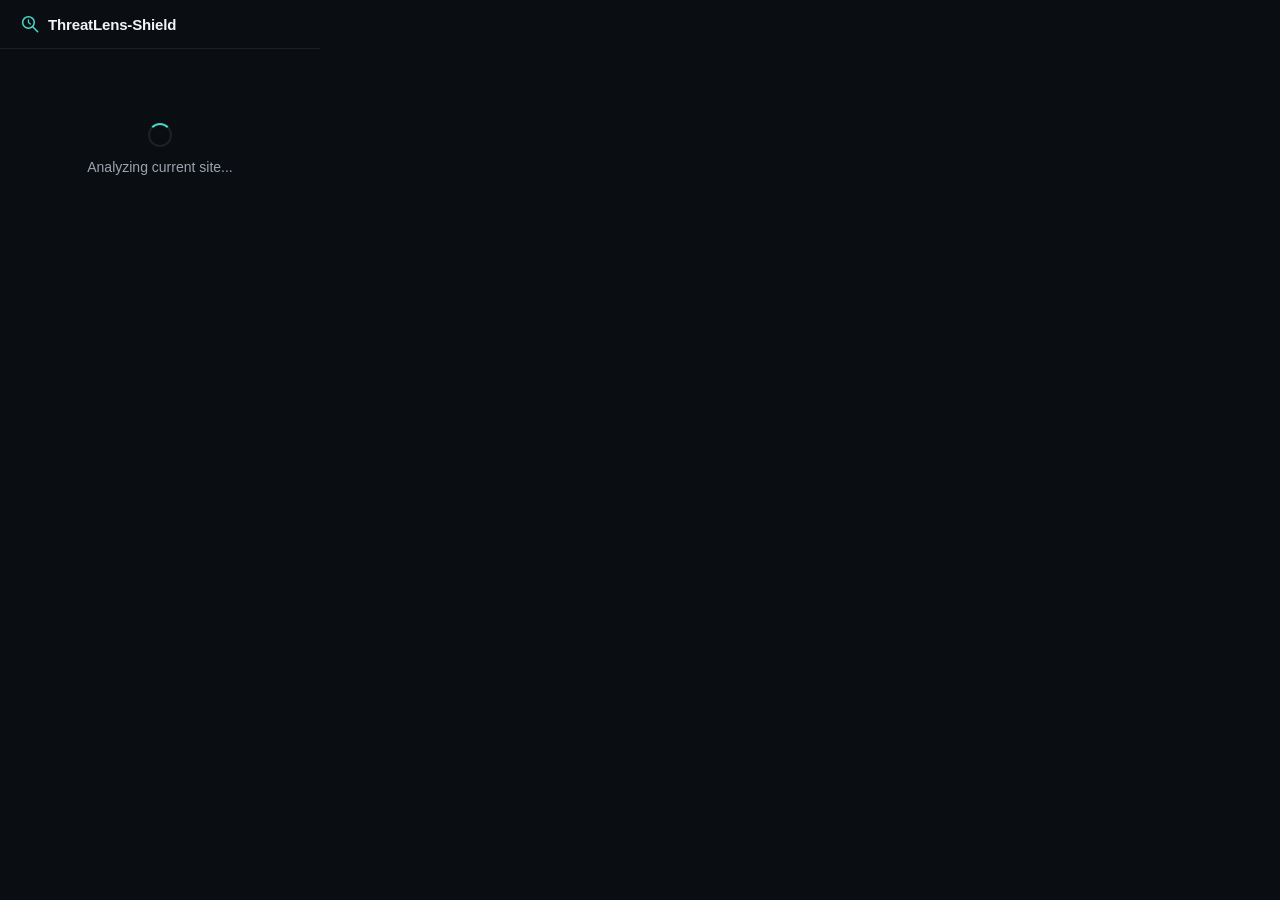
<file: extension/popup.html>
<!DOCTYPE html>
<html lang="en">
<head>
  <meta charset="UTF-8">
  <title>ThreatLens-Shield</title>
  <link rel="stylesheet" href="styles.css">
</head>
<body>
  <div class="header">
    <div class="logo">
      <svg viewBox="0 0 26 26" fill="none">
        <circle cx="11" cy="11" r="7.5" stroke="#49D6C4" stroke-width="2"/>
        <line x1="16.2" y1="16.2" x2="23" y2="23" stroke="#49D6C4" stroke-width="2" stroke-linecap="round"/>
        <path d="M11 7.5V11L13.5 13" stroke="#49D6C4" stroke-width="1.6" stroke-linecap="round" stroke-linejoin="round"/>
      </svg>
      <span>ThreatLens-Shield</span>
    </div>
  </div>

  <div class="container">
    <div id="loading" class="state-block">
      <div class="spinner"></div>
      <p>Analyzing current site...</p>
    </div>

    <div id="error" class="state-block hidden">
      <p>Could not connect to ThreatLens-Shield API.</p>
      <button class="btn btn-primary" id="btn-retry">Try Again</button>
    </div>

    <div id="result" class="hidden">
      <div class="site-info">
        <span class="label">Current site:</span>
        <div class="url-text" id="url-text">...</div>
      </div>
      
      <div class="verdict-box" id="verdict-box">
        <div class="verdict-header">
          <span class="label">Risk Verdict:</span>
          <span class="badge" id="badge">SAFE</span>
        </div>
        <div class="score-row">
          <span class="label">Risk Score:</span>
          <span class="score"><strong id="score-text">0</strong>/100</span>
        </div>
      </div>

      <div class="reasons-box">
        <span class="label">Primary Indicators:</span>
        <ul id="reasons-list">
          <!-- Reasons will be injected here -->
        </ul>
      </div>

      <button class="btn btn-secondary" id="btn-scan">Scan Again</button>
    </div>
  </div>

  <script src="popup.js"></script>
</body>
</html>
</file>
<file: extension/styles.css>
:root {
  --bg: #0A0E13;
  --bg-card: #121820;
  --text: #F3F4F6;
  --text-faint: #9CA3AF;
  --border: rgba(255,255,255,0.08);
  --accent: #49D6C4;
  
  --safe: #3ED88F;
  --safe-bg: rgba(62,216,143,0.12);
  
  --suspicious: #F5A623;
  --suspicious-bg: rgba(245,166,35,0.12);
  
  --high: #FF4B4B;
  --high-bg: rgba(255,75,75,0.12);
  
  --danger: #D0021B;
  --danger-bg: rgba(208,2,27,0.12);
}

* {
  box-sizing: border-box;
  margin: 0;
  padding: 0;
}

body {
  width: 320px;
  background-color: var(--bg);
  color: var(--text);
  font-family: -apple-system, BlinkMacSystemFont, "Segoe UI", Roboto, Helvetica, Arial, sans-serif;
  overflow: hidden;
}

.header {
  padding: 14px 20px;
  border-bottom: 1px solid var(--border);
  background-color: var(--bg);
}

.logo {
  display: flex;
  align-items: center;
  gap: 8px;
  font-weight: 600;
  font-size: 15px;
  letter-spacing: -0.01em;
}

.logo svg {
  width: 20px;
  height: 20px;
}

.container {
  padding: 20px;
  min-height: 200px;
}

.hidden {
  display: none !important;
}

.state-block {
  display: flex;
  flex-direction: column;
  align-items: center;
  justify-content: center;
  text-align: center;
  height: 160px;
  color: var(--text-faint);
  font-size: 14px;
}

.spinner {
  width: 24px;
  height: 24px;
  border: 2px solid var(--border);
  border-top-color: var(--accent);
  border-radius: 50%;
  animation: spin 0.8s linear infinite;
  margin-bottom: 12px;
}

@keyframes spin {
  to { transform: rotate(360deg); }
}

.label {
  display: block;
  font-size: 11px;
  text-transform: uppercase;
  color: var(--text-faint);
  letter-spacing: 0.05em;
  margin-bottom: 4px;
}

.url-text {
  font-family: monospace;
  font-size: 12px;
  color: var(--accent);
  background: rgba(73, 214, 196, 0.08);
  padding: 6px 8px;
  border-radius: 4px;
  word-break: break-all;
  margin-bottom: 16px;
}

.verdict-box {
  background: var(--bg-card);
  border: 1px solid var(--border);
  border-radius: 6px;
  padding: 12px;
  margin-bottom: 16px;
}

.verdict-header {
  display: flex;
  justify-content: space-between;
  align-items: center;
  margin-bottom: 8px;
}

.verdict-header .label {
  margin-bottom: 0;
}

.badge {
  font-size: 11px;
  font-weight: 700;
  padding: 3px 8px;
  border-radius: 4px;
  letter-spacing: 0.05em;
}

.badge.v-safe { color: var(--safe); background: var(--safe-bg); border: 1px solid rgba(62,216,143,0.3); }
.badge.v-suspicious { color: var(--suspicious); background: var(--suspicious-bg); border: 1px solid rgba(245,166,35,0.3); }
.badge.v-high { color: var(--high); background: var(--high-bg); border: 1px solid rgba(255,75,75,0.3); }
.badge.v-dangerous { color: var(--danger); background: var(--danger-bg); border: 1px solid rgba(208,2,27,0.3); }

.score-row {
  display: flex;
  justify-content: space-between;
  align-items: center;
}

.score {
  font-size: 13px;
  color: var(--text-faint);
}

.score strong {
  font-size: 18px;
  color: var(--text);
  font-weight: 600;
}

.reasons-box {
  margin-bottom: 20px;
}

ul#reasons-list {
  list-style: none;
  display: flex;
  flex-direction: column;
  gap: 6px;
}

ul#reasons-list li {
  font-size: 12px;
  color: var(--text);
  display: flex;
  align-items: flex-start;
  gap: 6px;
  line-height: 1.4;
}

ul#reasons-list li::before {
  content: "•";
  color: var(--accent);
}

.btn {
  display: flex;
  align-items: center;
  justify-content: center;
  width: 100%;
  padding: 10px;
  border-radius: 4px;
  font-size: 13px;
  font-weight: 500;
  cursor: pointer;
  border: none;
  transition: opacity 0.2s;
}

.btn:hover {
  opacity: 0.9;
}

.btn-primary {
  background: var(--accent);
  color: #000;
}

.btn-secondary {
  background: var(--bg-card);
  color: var(--text);
  border: 1px solid var(--border);
}
</file>
